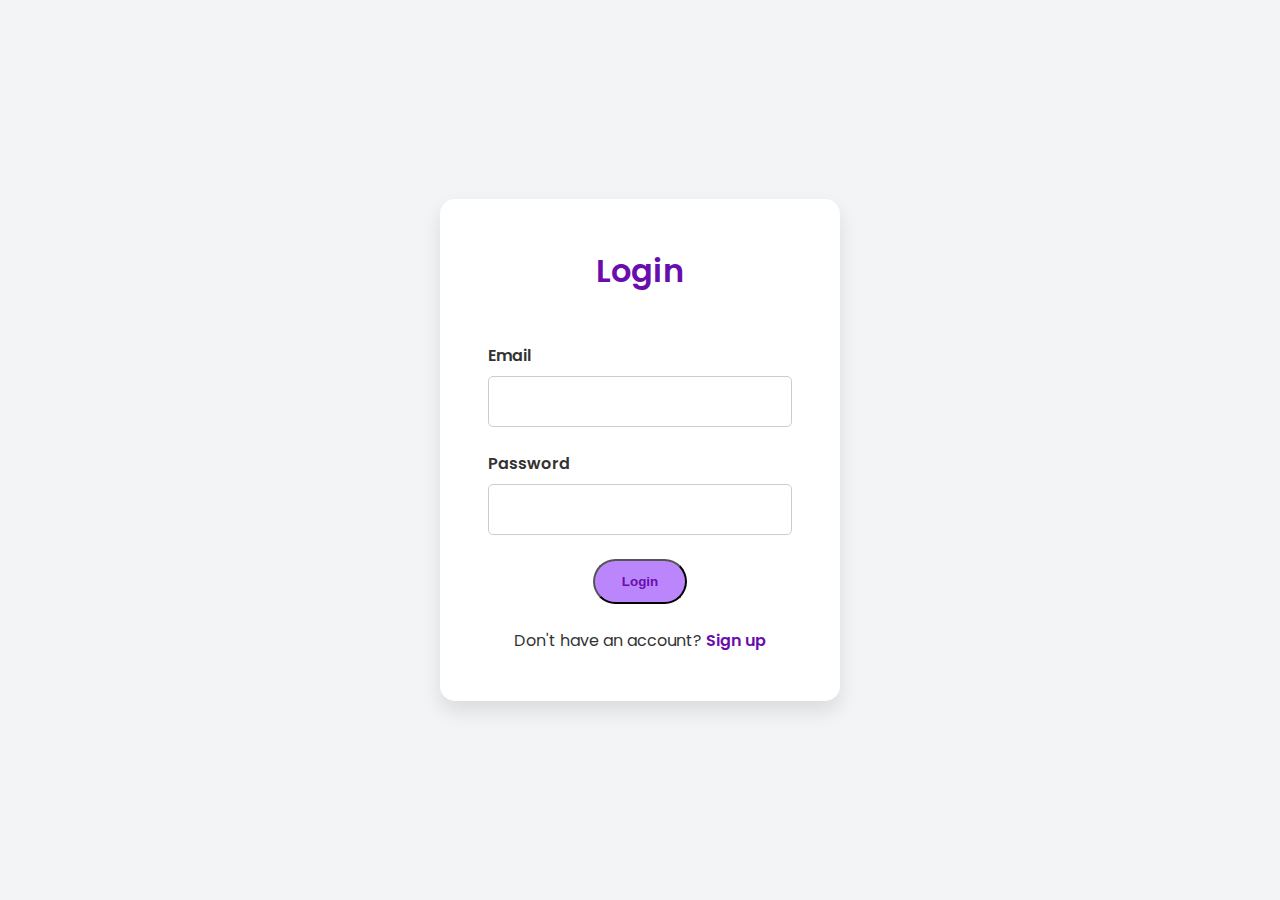
<file: logIn.html>
<!DOCTYPE html>
<html lang="en">
<head>
  <meta charset="UTF-8">
  <meta name="viewport" content="width=device-width, initial-scale=1.0">
  <meta name="description" content="Login to SoloMatrix">
  <meta name="keywords" content="login, sign in, SoloMatrix">
  <title>Login - SoloMatrix</title>
  <link href="https://fonts.googleapis.com/css2?family=Poppins:wght@400;600&display=swap" rel="stylesheet">
  <link rel="stylesheet" href="styles.css">
</head>
<body>
  <div class="auth-container">
    <div class="auth-card">
      <h2 class="auth-title">Login</h2>
      <form class="auth-form">
        <div class="auth-form-group">
          <label for="email">Email</label>
          <input type="email" id="email" required>
        </div>
        <div class="auth-form-group">
          <label for="password">Password</label>
          <input type="password" id="password" required>
        </div>
        <button type="submit" class="btn">Login</button>
      </form>
      <p class="auth-switch">Don't have an account? <a href="signup.html">Sign up</a></p>
    </div>
  </div>
</body>
</html>
</file>
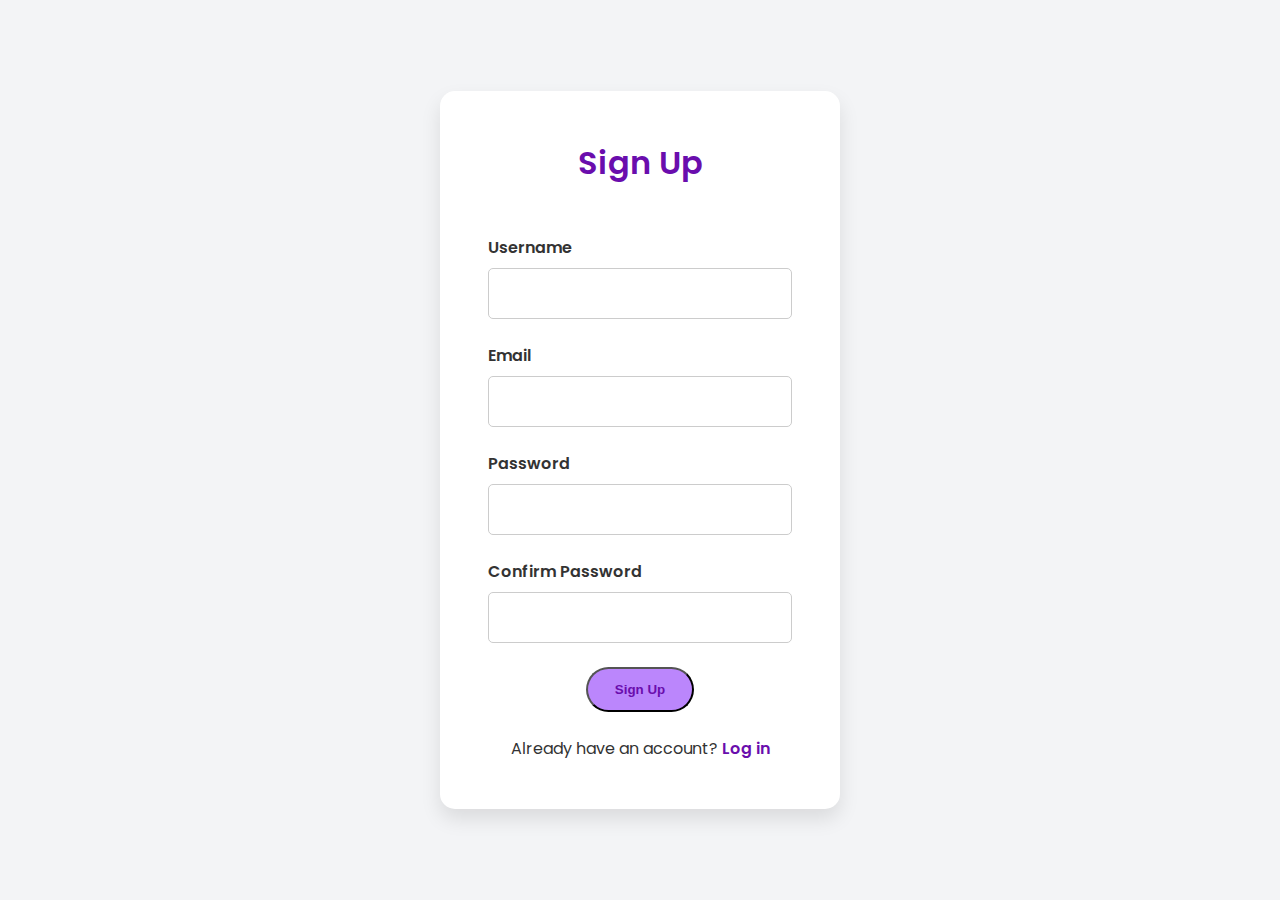
<file: signUp.html>
<!DOCTYPE html>
<html lang="en">
<head>
  <meta charset="UTF-8">
  <meta name="viewport" content="width=device-width, initial-scale=1.0">
  <meta name="description" content="Sign up for SoloMatrix">
  <meta name="keywords" content="signup, register, SoloMatrix">
  <title>Sign Up - SoloMatrix</title>
  <link href="https://fonts.googleapis.com/css2?family=Poppins:wght@400;600&display=swap" rel="stylesheet">
  <link rel="stylesheet" href="styles.css">
</head>
<body>
  <div class="auth-container">
    <div class="auth-card">
      <h2 class="auth-title">Sign Up</h2>
      <form class="auth-form">
        <div class="auth-form-group">
          <label for="username">Username</label>
          <input type="text" id="username" required>
        </div>
        <div class="auth-form-group">
          <label for="email">Email</label>
          <input type="email" id="email" required>
        </div>
        <div class="auth-form-group">
          <label for="password">Password</label>
          <input type="password" id="password" required>
        </div>
        <div class="auth-form-group">
          <label for="confirm-password">Confirm Password</label>
          <input type="password" id="confirm-password" required>
        </div>
        <button type="submit" class="btn">Sign Up</button>
      </form>
      <p class="auth-switch">Already have an account? <a href="login.html">Log in</a></p>
    </div>
  </div>
</body>
</html>
</file>
<file: styles.css>
/* General Styles */
body {
  margin: 0;
  font-family: 'Poppins', sans-serif;
  background-color: #FFFFFF;
  color: #333333;
}

/* Navigation and Header Styles */
.header {
  background-color: #6a0dad; /* Purple background */
  padding: 1em 2em;
  display: flex;
  justify-content: space-between;
  align-items: center;
  color: #FFFFFF;
  position: fixed;
  width: 100%;
  top: 0;
  z-index: 1000;
}

.header-content {
  display: flex;
  align-items: center;
  width: 100%;
  justify-content: space-between;
}

.logo {
  font-size: 1.5em;
  font-weight: 600;
  text-decoration: none;
  color: #FFFFFF;
}

.nav {
  display: flex;
  gap: 1em;
}

.auth-btn {
  padding: 0.5em 1.5em;
  background-color: #bb86fc; /* Light purple button */
  color: #6a0dad;
  text-decoration: none;
  font-weight: 600;
  border-radius: 25px;
  transition: background-color 0.3s ease;
}

.auth-btn:hover {
  background-color: #6a0dad; /* Darker purple on hover */
  color: #FFFFFF;
}

.hero {
  display: flex;
  justify-content: space-between;
  align-items: center;
  padding: 4em 2em;
  background-color: #6a0dad; /* Purple background */
  color: #FFFFFF;
  height: 100vh; /* Full viewport height */
  margin-top: 60px; /* Adjust margin to accommodate fixed header */
}


/* Hero Section */
.hero {
  display: flex;
  justify-content: space-between;
  align-items: center;
  padding: 4em 2em;
  background-color: #6a0dad; /* Purple background */
  color: #FFFFFF;
  min-height: 100vh; /* Full viewport height */
  flex-wrap: wrap; /* Allow wrapping for smaller screens */
}

.hero-content {
  max-width: 600px;
  margin: 0 auto;
}

.hero-title {
  font-size: 3em;
  font-weight: 600;
  line-height: 1.2;
  margin-bottom: 1em;
}

.hero-text {
  font-size: 1.2em;
  margin-bottom: 2em;
}

.btn {
  display: inline-block;
  padding: 1em 2em;
  background-color: #bb86fc; /* Light purple button */
  color: #6a0dad;
  text-decoration: none;
  font-weight: 600;
  border-radius: 25px;
  transition: background-color 0.3s ease;
}

.btn:hover {
  background-color: #6a0dad; /* Darker purple on hover */
  color: #FFFFFF;
}

.hero-image img {
  max-width: 100%;
  height: auto;
  border-radius: 15px; /* Add some rounding to the image */
  box-shadow: 0 10px 20px rgba(0, 0, 0, 0.2); /* Add shadow for better visuals */
}

/* Features Section */
.features {
  display: flex;
  justify-content: space-around;
  align-items: flex-start;
  padding: 4em 2em;
  flex-wrap: wrap; /* Allow wrapping for smaller screens */
}

.feature-item {
  text-align: center;
  max-width: 300px;
  margin: 1em 0; /* Add margin for spacing */
}

.feature-item i {
  color: #6a0dad; /* Purple icon color */
  margin-bottom: 1em;
}

.feature-title {
  font-size: 1.8em;
  font-weight: 600;
  margin-bottom: 1em;
}

.feature-text {
  font-size: 1.2em;
  color: #666666;
}

/* Services Section */
.services {
  padding: 6em 2em;
  background-color: #f3f4f6; /* Light gray background */
}

.services-content {
  display: flex;
  justify-content: center;
  align-items: center;
  max-width: 1200px;
  margin: 0 auto;
  text-align: center;
  flex-wrap: wrap; /* Allow wrapping for smaller screens */
}

.section-title {
  font-size: 2.5em;
  font-weight: 600;
  margin-bottom: 2em;
}

.service-slider {
  display: flex;
  justify-content: space-between;
  overflow-x: auto; /* Allow horizontal scrolling */
}

.service-item {
  width: 300px;
  height: 350px;
  position: relative;
  background-color: #FFFFFF;
  box-shadow: 0 10px 20px rgba(0, 0, 0, 0.1);
  overflow: hidden;
  transform: translateY(50px);
  transition: transform 0.5s ease;
  border-radius: 15px; /* Rounded corners for service items */
  margin: 0 1em; /* Add margin for spacing */
}

.service-item:hover {
  transform: translateY(0);
}

.service-content {
  padding: 2em;
  height: 100%;
  display: flex;
  flex-direction: column;
  justify-content: center;
  align-items: center;
  text-align: center;
}

.service-icon {
  color: #6a0dad; /* Purple icon color */
  margin-bottom: 1em;
}

.service-title {
  font-size: 2em;
  font-weight: 600;
  margin-bottom: 1em;
}

.service-text {
  font-size: 1.2em;
  color: #666666;
}

/* Testimonials Section */
.testimonials {
  padding: 6em 2em;
  background-color: #FFFFFF; /* White background */
}

.testimonials-content {
  max-width: 1200px;
  margin: 0 auto;
  text-align: center;
}

.testimonial-slider {
  display: flex;
  justify-content: space-between;
  overflow-x: auto; /* Allow horizontal scrolling */
}

.testimonial-item {
  width: 400px;
  padding: 2em;
  text-align: left;
  box-shadow: 0 10px 20px rgba(0, 0, 0, 0.1);
  border-radius: 15px;
  background-color: #f3f4f6; /* Light gray background */
  transform: scale(0.9);
  transition: transform 0.3s ease;
  margin: 0 1em; /* Add margin for spacing */
}

.testimonial-item:hover {
  transform: scale(1);
}

.testimonial-text p {
  font-size: 1.4em;
  margin-bottom: 1em;
}

.testimonial-text cite {
  display: block;
  font-size: 1.2em;
  color: #666666;
  margin-top: 1em;
}

/* Footer Styles */
.footer {
  background-color: #1D1D1E;
  color: #ffffff;
  padding: 4em 0 2em 0;
  text-align: center;
}

.footer-container {
  max-width: 1200px;
  margin: 0 auto;
  padding: 0 2em;
}

.footer-row {
  display: flex;
  flex-wrap: wrap;
  justify-content: space-between;
  gap: 2em;
}

.footer-col {
  flex: 1 1 200px;
}

.footer-col h4 {
  font-size: 1.5em;
  margin-bottom: 1em;
  color: #FFFFFF;
}

.footer-col ul {
  list-style-type: none;
  padding: 0;
}

.footer-col ul li {
  margin-bottom: 0.5em;
}

.footer-col ul li a {
  color: #FFFFFF;
  text-decoration: none;
  transition: color 0.3s ease;
}

.footer-col ul li a:hover {
  color: #441041;
}

.social-links {
  display: flex;
  justify-content: center;
  gap: 1em;
}

.social-links a {
  color: #FFFFFF;
  font-size: 1.5em;
  transition: color 0.3s ease;
}

.social-links a:hover {
  color: #441041;
}

.subscribe-form {
  display: flex;
  flex-direction: column;
  align-items: center;
}

.subscribe-form input {
  width: 80%;
  padding: 0.75em;
  margin-bottom: 1em;
  border: 1px solid #ccc;
  border-radius: 5px;
  color: #1D1D1E;
}

.subscribe-form button {
  padding: 0.75em 2em;
  background-color: #441041;
  color: #FFFFFF;
  border: none;
  border-radius: 5px;
  cursor: pointer;
  transition: background-color 0.3s ease;
}

.subscribe-form button:hover {
  background-color: #6a0dad;
}

.footer-bottom {
  margin-top: 2em;
}

.footer-bottom p {
  margin: 0;
}

/* Auth Pages Styles */
.auth-container {
  display: flex;
  justify-content: center;
  align-items: center;
  height: 100vh;
  background-color: #f3f4f6; /* Light gray background */
}

.auth-card {
  background-color: #ffffff;
  padding: 3em;
  border-radius: 15px;
  box-shadow: 0 10px 20px rgba(0, 0, 0, 0.1);
  max-width: 400px;
  width: 100%;
  text-align: center;
}

.auth-title {
  font-size: 2em;
  font-weight: 600;
  margin-bottom: 1.5em;
  color: #6a0dad; /* Purple color */
}

.auth-form-group {
  margin-bottom: 1.5em;
  text-align: left;
}

.auth-form-group label {
  display: block;
  margin-bottom: 0.5em;
  font-weight: 600;
}

.auth-form-group input {
  width: 100%;
  padding: 0.75em;
  border: 1px solid #ccc;
  border-radius: 5px;
  font-family: 'Poppins', sans-serif;
  font-size: 1em;
  color: #333333;
}

.auth-form-group input:focus {
  outline: none;
  border-color: #6a0dad; /* Purple border on focus */
}

.auth-switch {
  margin-top: 1.5em;
}

.auth-switch a {
  color: #6a0dad; /* Purple color */
  text-decoration: none;
  font-weight: 600;
}

.auth-switch a:hover {
  text-decoration: underline;
}

/* styles.css */

/* Global styles remain unchanged */

/* New dashboard-specific styles */
.dashboard-header {
  background-color: #6a0dad; /* Purple background */
  color: #ffffff;
  padding: 20px 0;
  text-align: center;
}

.dashboard-header h1 {
  margin: 0;
  font-size: 2em;
}

.dashboard-content {
  max-width: 1200px;
  margin: 0 auto;
  padding: 20px;
}

.dashboard-section {
  margin-bottom: 40px;
}

.dashboard-section h2 {
  font-size: 2em;
  margin-bottom: 20px;
  color: #6a0dad; /* Purple heading color */
}

.dashboard-form {
  max-width: 600px;
  margin: 0 auto;
  background-color: #ffffff;
  padding: 20px;
  border-radius: 10px;
  box-shadow: 0 0 20px rgba(0, 0, 0, 0.1);
}

.dashboard-form label {
  display: block;
  margin-bottom: 10px;
  font-weight: 600;
}

.dashboard-form input[type="text"],
.dashboard-form input[type="email"],
.dashboard-form input[type="password"] {
  width: calc(100% - 20px);
  padding: 10px;
  margin-bottom: 15px;
  border: 1px solid #ccc;
  border-radius: 5px;
  font-size: 1em;
}

.dashboard-form input[type="submit"] {
  padding: 12px 20px;
  background-color: #6a0dad; /* Purple background */
  color: #ffffff;
  border: none;
  border-radius: 5px;
  cursor: pointer;
  font-size: 1em;
  transition: background-color 0.3s ease;
}

.dashboard-form input[type="submit"]:hover {
  background-color: #441041; /* Darker purple hover */
}

.dashboard-table {
  width: 100%;
  border-collapse: collapse;
  margin-bottom: 20px;
}

.dashboard-table th,
.dashboard-table td {
  padding: 10px;
  text-align: left;
  border-bottom: 1px solid #ccc;
}

.dashboard-table th {
  background-color: #6a0dad; /* Purple header background */
  color: #ffffff;
}

/* Footer and media queries remain unchanged */

/* earphone-styles.css */

/* General Styles */
* {
  box-sizing: border-box;
  margin: 0;
  padding: 0;
}

body {
  font-family: 'Poppins', sans-serif;
  background-color: #f3f4f6;
  color: #333333;
}

.container {
  max-width: 1200px;
  margin: 0 auto;
  padding: 0 20px;
}

/* Hero Section */
.hero {
  background-color: #6a0dad;
  color: #ffffff;
  padding: 4em 2em;
  text-align: center;
  display: flex;
  align-items: center;
  justify-content: space-between;
}

.logo-container {
  flex: 0 0 150px; /* Adjust width of logo container */
}

.logo {
  max-width: 100%;
  height: auto;
}

.hero-content {
  max-width: 600px;
  flex: 1; /* Take remaining space */
}

.hero-title {
  font-size: 3em;
  font-weight: 600;
  line-height: 1.2;
  margin-bottom: 0.5em;
  overflow: hidden; /* Ensures the typing effect doesn't cause layout issues */
  white-space: nowrap; /* Keeps the text in one line */
}

.hero-text {
  font-size: 1.2em;
  margin-bottom: 2em;
}

/* Earphone Details Section */
.earphone-details {
  padding: 4em 2em;
  text-align: center;
}

.earphone-item {
  background-color: #ffffff;
  box-shadow: 0 4px 8px rgba(0, 0, 0, 0.1);
  border-radius: 10px;
  overflow: hidden;
  margin: 2em;
  flex: 1 1 300px;
}

.earphone-item img {
  width: 100%;
  height: auto;
}

.earphone-info {
  padding: 2em;
}

.earphone-title {
  font-size: 2.5em;
  font-weight: 600;
  margin-bottom: 0.5em;
}

.earphone-description {
  font-size: 1.2em;
  color: #666666;
}

/* Footer Section */
.footer {
  background-color: #1d1d1e;
  color: #ffffff;
  padding: 4em 0;
  text-align: center;
}

.footer p {
  margin: 0;
}

/* Responsive Design */
@media (max-width: 768px) {
  .hero {
    flex-direction: column;
    padding: 3em 1em;
  }

  .hero-content {
    text-align: center;
    max-width: 100%;
    margin-top: 1em;
  }

  .hero-title {
    font-size: 2.5em;
    margin-bottom: 0.5em;
  }

  .hero-text {
    font-size: 1em;
    margin-bottom: 1.5em;
  }

  .earphone-item {
    margin: 1em;
  }
}

/* General styles for the website */

body {
  font-family: 'Poppins', sans-serif;
  background-color: #f3f4f6;
  color: #333333;
  margin: 0;
  padding: 0;
}

.container {
  max-width: 1200px;
  margin: 0 auto;
  padding: 0 20px;
}

.hero {
  background-color: #6a0dad;
  color: #ffffff;
  padding: 4em 2em;
  text-align: center;
}

.hero h1 {
  font-size: 3em;
  font-weight: 600;
  margin-bottom: 0.5em;
}

.hero p {
  font-size: 1.2em;
  margin-bottom: 2em;
}

.earphones {
  display: flex;
  justify-content: center;
  align-items: center;
  flex-wrap: wrap;
  gap: 2em;
  padding: 4em 2em;
}

.earphone-item {
  background-color: #ffffff;
  box-shadow: 0 4px 8px rgba(0, 0, 0, 0.1);
  border-radius: 10px;
  overflow: hidden;
  width: 300px;
  text-align: center;
}

.earphone-item img {
  width: 100%;
  height: auto;
}

.earphone-info {
  padding: 1.5em;
}

.earphone-title {
  font-size: 1.8em;
  font-weight: 600;
  margin-bottom: 0.5em;
}

.earphone-description {
  font-size: 1.2em;
  color: #666666;
}

.footer {
  background-color: #1d1d1e;
  color: #ffffff;
  padding: 4em 0;
  text-align: center;
}

.footer p {
  margin: 0;
}
</file>
